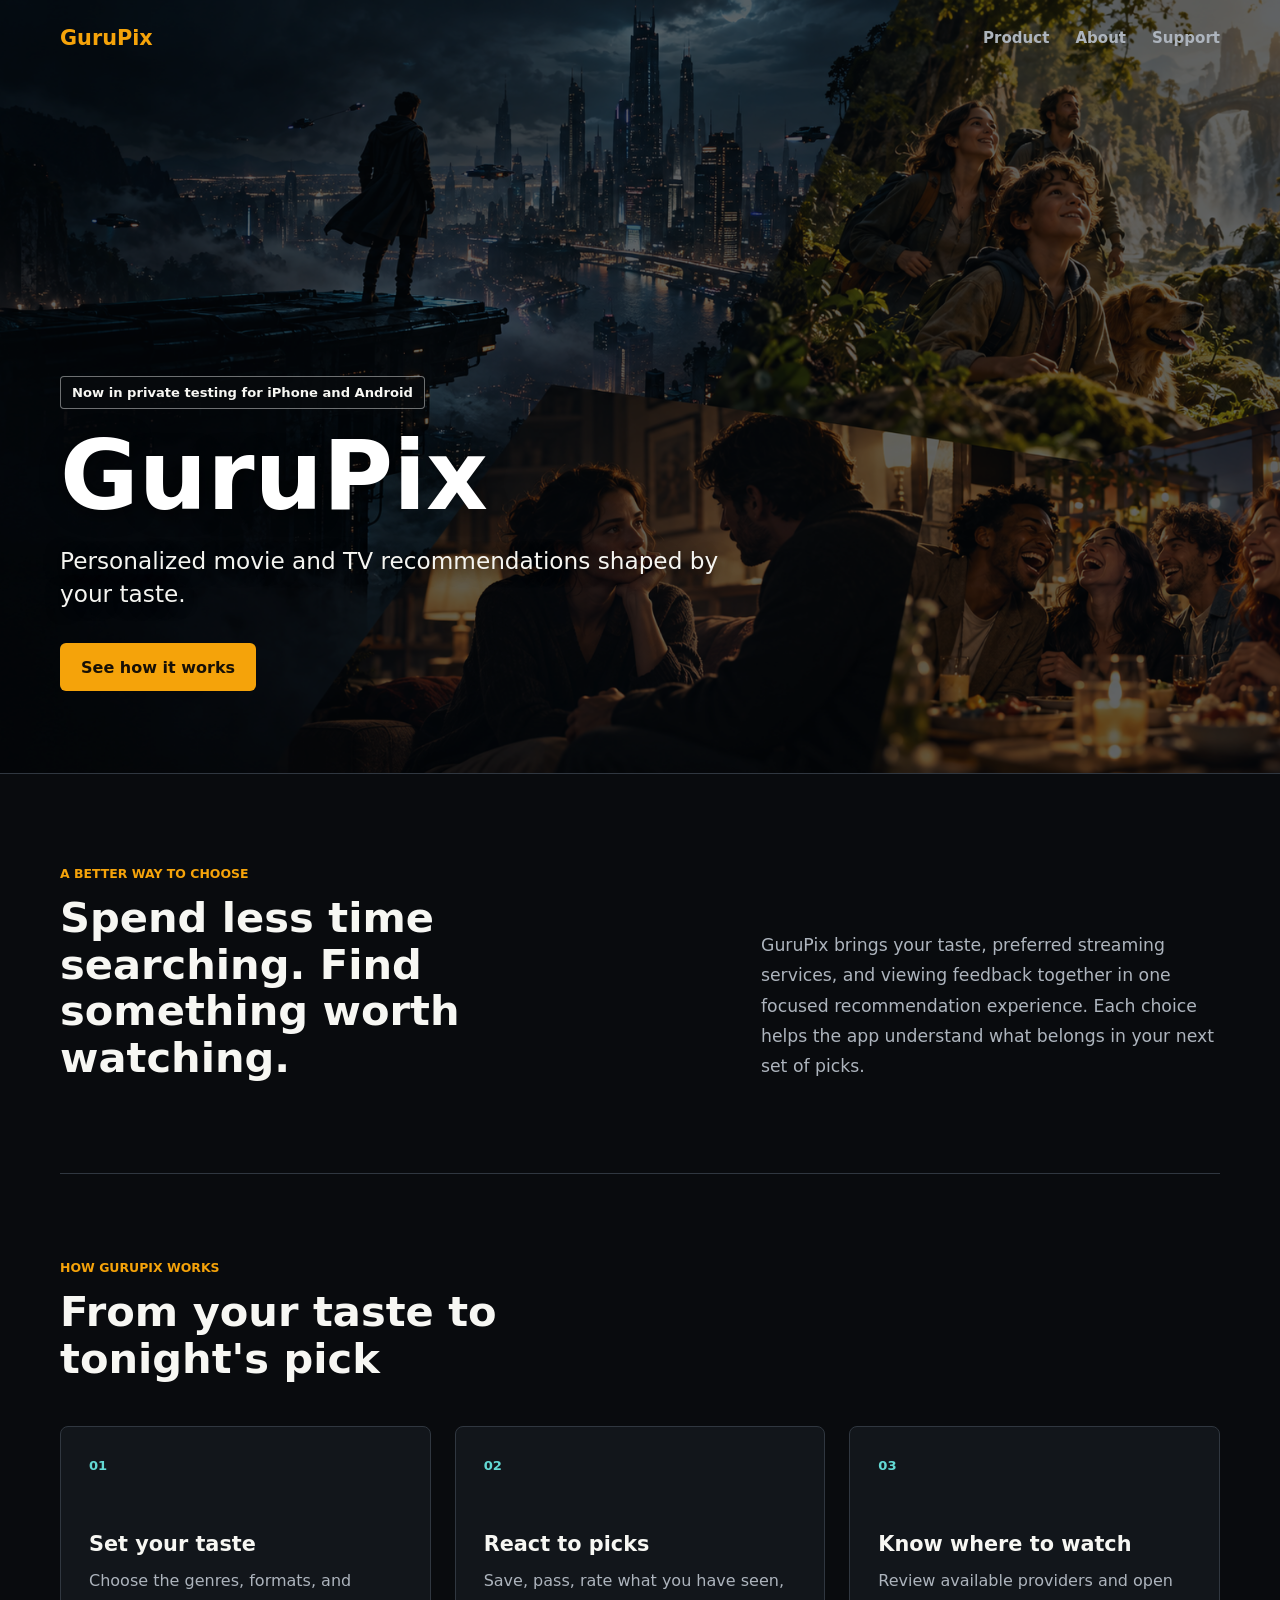
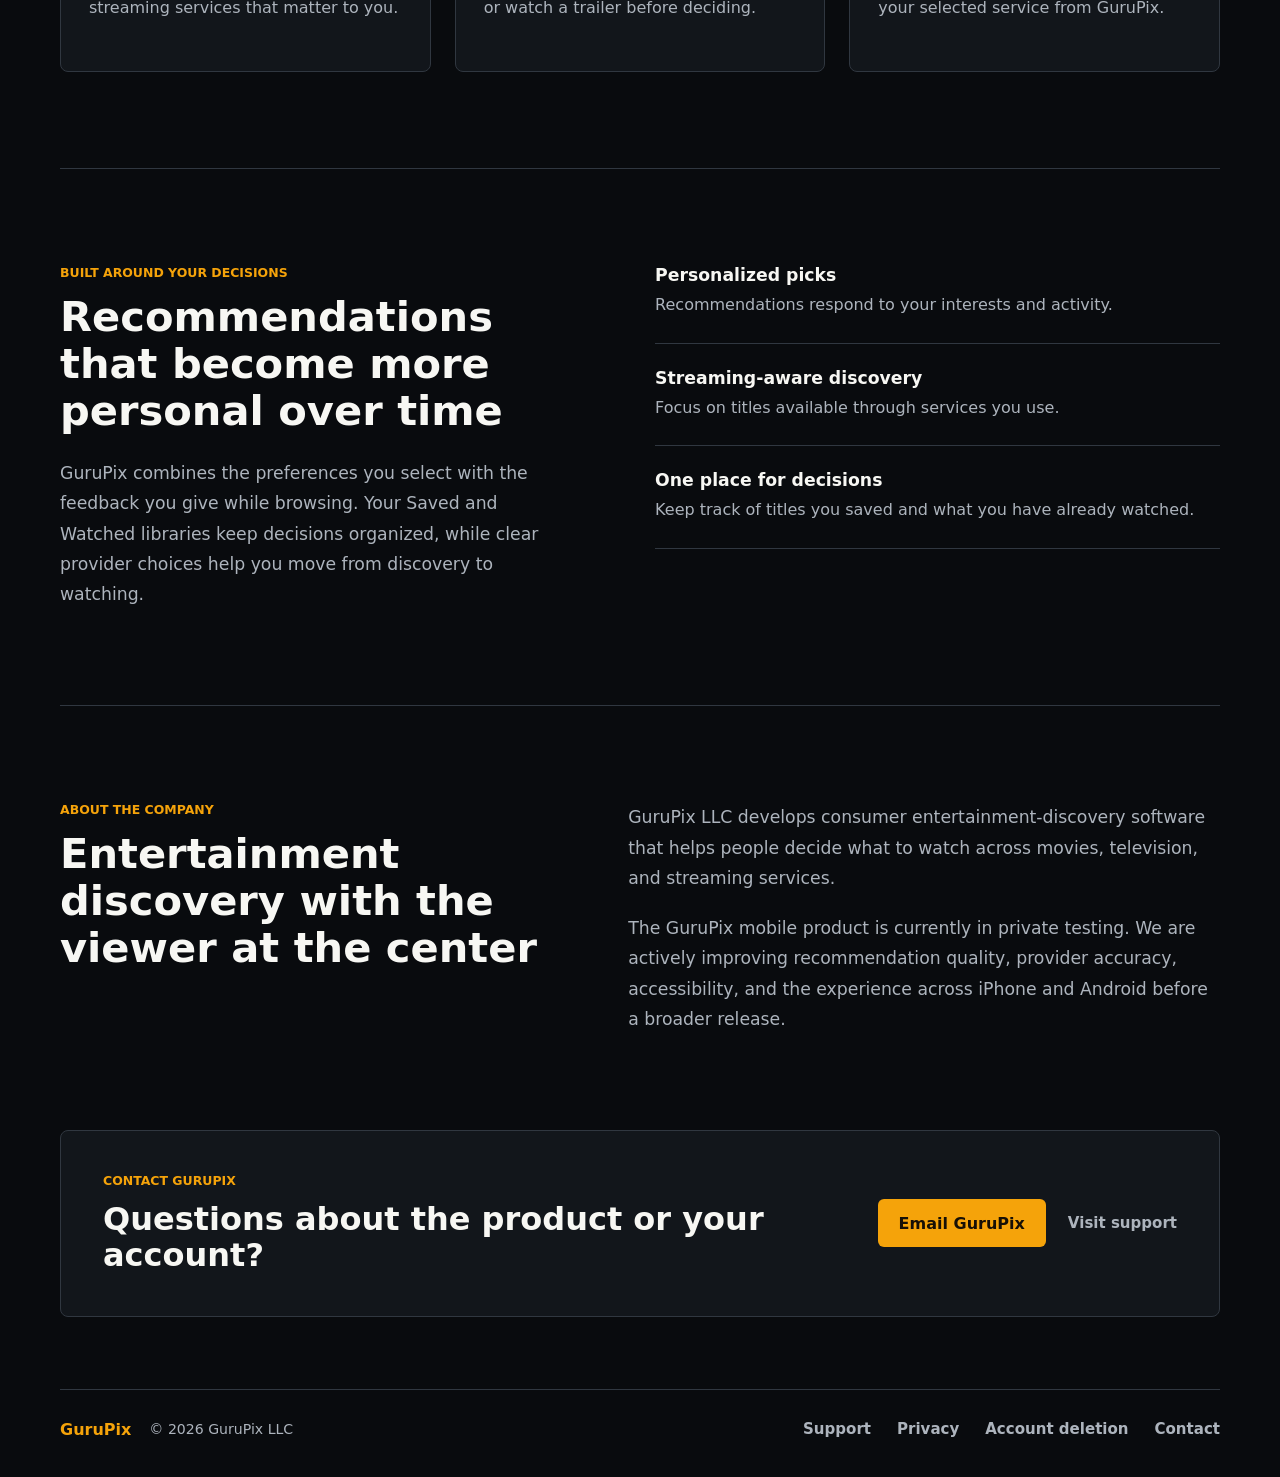
<file: index.html>
<!doctype html>
<html lang="en">
  <head>
    <meta charset="utf-8" />
    <meta name="viewport" content="width=device-width, initial-scale=1" />
    <title>GuruPix - Personalized Movie and TV Recommendations</title>
    <meta
      name="description"
      content="GuruPix helps you find movies and TV shows that match your taste and streaming services."
    />
    <link rel="canonical" href="https://gurupix.com/" />
    <meta property="og:title" content="GuruPix - Find your next watch" />
    <meta
      property="og:description"
      content="Personalized movie and TV recommendations shaped by your taste."
    />
    <meta property="og:type" content="website" />
    <meta property="og:url" content="https://gurupix.com/" />
    <meta property="og:image" content="https://gurupix.com/assets/gurupix-hero.png" />
    <link rel="stylesheet" href="./styles.css" />
    <script type="application/ld+json">
      {
        "@context": "https://schema.org",
        "@type": "Organization",
        "name": "GuruPix LLC",
        "url": "https://gurupix.com/",
        "email": "info@gurupix.com",
        "brand": { "@type": "Brand", "name": "GuruPix" }
      }
    </script>
  </head>
  <body class="home-page">
    <header class="site-header home-header">
      <a class="logo" href="#top" aria-label="GuruPix home">GuruPix</a>
      <nav aria-label="Main navigation">
        <a href="#product">Product</a>
        <a href="#about">About</a>
        <a href="./support/">Support</a>
      </nav>
    </header>

    <main>
      <section class="home-hero" id="top" aria-labelledby="page-title">
        <img
          class="hero-image"
          src="./assets/gurupix-hero.png"
          alt="Original scenes representing science fiction, family adventure, drama, and comedy"
          width="1672"
          height="941"
        />
        <div class="hero-shade" aria-hidden="true"></div>
        <div class="hero-content">
          <p class="status-label">Now in private testing for iPhone and Android</p>
          <h1 id="page-title">GuruPix</h1>
          <p class="hero-statement">
            Personalized movie and TV recommendations shaped by your taste.
          </p>
          <a class="button primary" href="#product">See how it works</a>
        </div>
      </section>

      <section class="intro-section" id="product" aria-labelledby="product-title">
        <div class="section-heading">
          <p class="eyebrow">A better way to choose</p>
          <h2 id="product-title">Spend less time searching. Find something worth watching.</h2>
        </div>
        <p class="section-copy">
          GuruPix brings your taste, preferred streaming services, and viewing
          feedback together in one focused recommendation experience. Each choice
          helps the app understand what belongs in your next set of picks.
        </p>
      </section>

      <section class="steps-section" aria-labelledby="how-title">
        <div class="section-heading compact">
          <p class="eyebrow">How GuruPix works</p>
          <h2 id="how-title">From your taste to tonight's pick</h2>
        </div>
        <ol class="steps-grid">
          <li>
            <span class="step-number">01</span>
            <h3>Set your taste</h3>
            <p>Choose the genres, formats, and streaming services that matter to you.</p>
          </li>
          <li>
            <span class="step-number">02</span>
            <h3>React to picks</h3>
            <p>Save, pass, rate what you have seen, or watch a trailer before deciding.</p>
          </li>
          <li>
            <span class="step-number">03</span>
            <h3>Know where to watch</h3>
            <p>Review available providers and open your selected service from GuruPix.</p>
          </li>
        </ol>
      </section>

      <section class="capabilities-section" aria-labelledby="capabilities-title">
        <div class="capabilities-copy">
          <p class="eyebrow">Built around your decisions</p>
          <h2 id="capabilities-title">Recommendations that become more personal over time</h2>
          <p>
            GuruPix combines the preferences you select with the feedback you give
            while browsing. Your Saved and Watched libraries keep decisions organized,
            while clear provider choices help you move from discovery to watching.
          </p>
        </div>
        <ul class="feature-list">
          <li>
            <strong>Personalized picks</strong>
            <span>Recommendations respond to your interests and activity.</span>
          </li>
          <li>
            <strong>Streaming-aware discovery</strong>
            <span>Focus on titles available through services you use.</span>
          </li>
          <li>
            <strong>One place for decisions</strong>
            <span>Keep track of titles you saved and what you have already watched.</span>
          </li>
        </ul>
      </section>

      <section class="about-section" id="about" aria-labelledby="about-title">
        <div>
          <p class="eyebrow">About the company</p>
          <h2 id="about-title">Entertainment discovery with the viewer at the center</h2>
        </div>
        <div class="about-copy">
          <p>
            GuruPix LLC develops consumer entertainment-discovery software that helps
            people decide what to watch across movies, television, and streaming services.
          </p>
          <p>
            The GuruPix mobile product is currently in private testing. We are actively
            improving recommendation quality, provider accuracy, accessibility, and the
            experience across iPhone and Android before a broader release.
          </p>
        </div>
      </section>

      <section class="contact-band" aria-labelledby="contact-title">
        <div>
          <p class="eyebrow">Contact GuruPix</p>
          <h2 id="contact-title">Questions about the product or your account?</h2>
        </div>
        <div class="contact-actions">
          <a class="button primary" href="mailto:info@gurupix.com">Email GuruPix</a>
          <a class="text-link" href="./support/">Visit support</a>
        </div>
      </section>
    </main>

    <footer class="site-footer full-footer">
      <div>
        <a class="footer-brand" href="#top">GuruPix</a>
        <span>&copy; 2026 GuruPix LLC</span>
      </div>
      <nav aria-label="Footer navigation">
        <a href="./support/">Support</a>
        <a href="./privacy/">Privacy</a>
        <a href="./account-deletion/">Account deletion</a>
        <a href="./contact.html">Contact</a>
      </nav>
    </footer>
  </body>
</html>
</file>
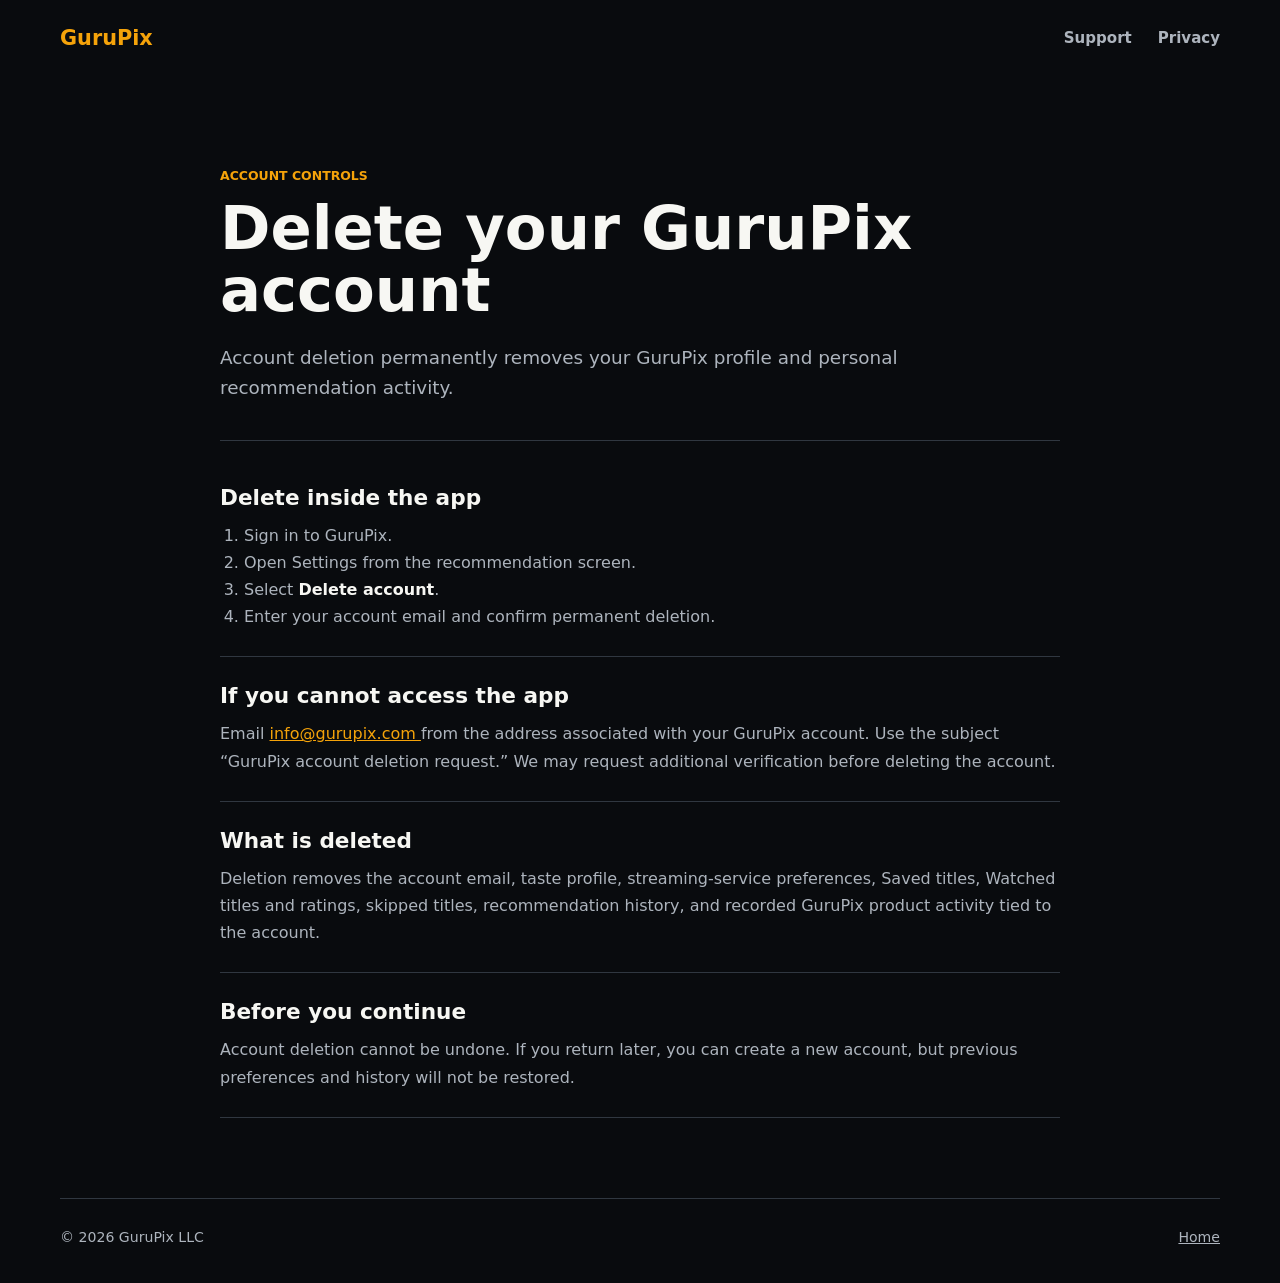
<file: account-deletion/index.html>
<!doctype html>
<html lang="en">
  <head>
    <meta charset="utf-8" />
    <meta name="viewport" content="width=device-width, initial-scale=1" />
    <title>Delete Your Account - GuruPix</title>
    <meta name="description" content="Delete a GuruPix account and associated data." />
    <link rel="stylesheet" href="../styles.css" />
  </head>
  <body>
    <div class="ambient ambient-one" aria-hidden="true"></div>
    <div class="ambient ambient-two" aria-hidden="true"></div>

    <header class="site-header">
      <a class="logo" href="../index.html">GuruPix</a>
      <nav aria-label="Main navigation">
        <a href="../support/">Support</a>
        <a href="../privacy/">Privacy</a>
      </nav>
    </header>

    <main class="document-shell">
      <header class="document-header">
        <p class="eyebrow">Account controls</p>
        <h1>Delete your GuruPix account</h1>
        <p class="lede">
          Account deletion permanently removes your GuruPix profile and personal
          recommendation activity.
        </p>
      </header>

      <div class="document-content">
        <section>
          <h2>Delete inside the app</h2>
          <ol>
            <li>Sign in to GuruPix.</li>
            <li>Open Settings from the recommendation screen.</li>
            <li>Select <strong>Delete account</strong>.</li>
            <li>Enter your account email and confirm permanent deletion.</li>
          </ol>
        </section>

        <section>
          <h2>If you cannot access the app</h2>
          <p>
            Email
            <a href="mailto:info@gurupix.com?subject=GuruPix%20account%20deletion%20request">
              info@gurupix.com
            </a>
            from the address associated with your GuruPix account. Use the subject
            “GuruPix account deletion request.” We may request additional
            verification before deleting the account.
          </p>
        </section>

        <section>
          <h2>What is deleted</h2>
          <p>
            Deletion removes the account email, taste profile, streaming-service
            preferences, Saved titles, Watched titles and ratings, skipped titles,
            recommendation history, and recorded GuruPix product activity tied to
            the account.
          </p>
        </section>

        <section>
          <h2>Before you continue</h2>
          <p>
            Account deletion cannot be undone. If you return later, you can create
            a new account, but previous preferences and history will not be restored.
          </p>
        </section>
      </div>
    </main>

    <footer class="site-footer">
      <span>&copy; 2026 GuruPix LLC</span>
      <a href="../index.html">Home</a>
    </footer>
  </body>
</html>
</file>
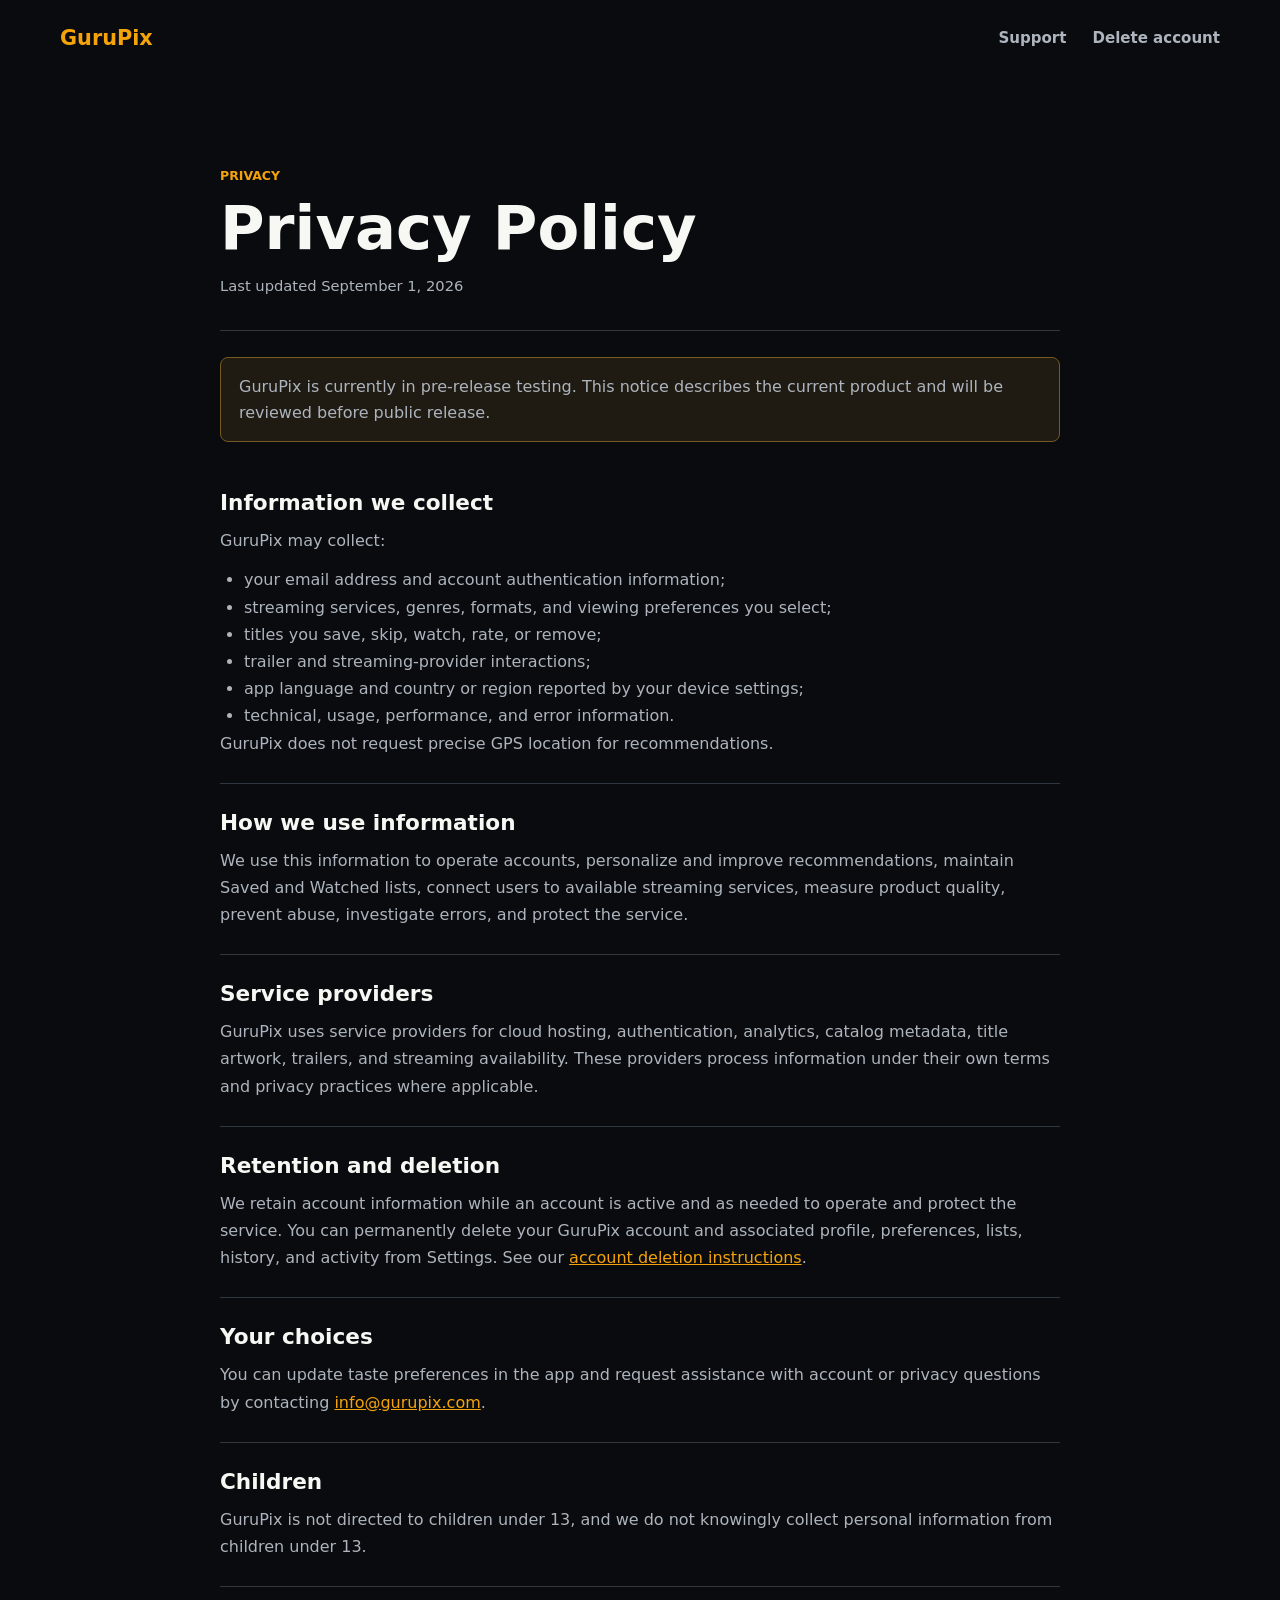
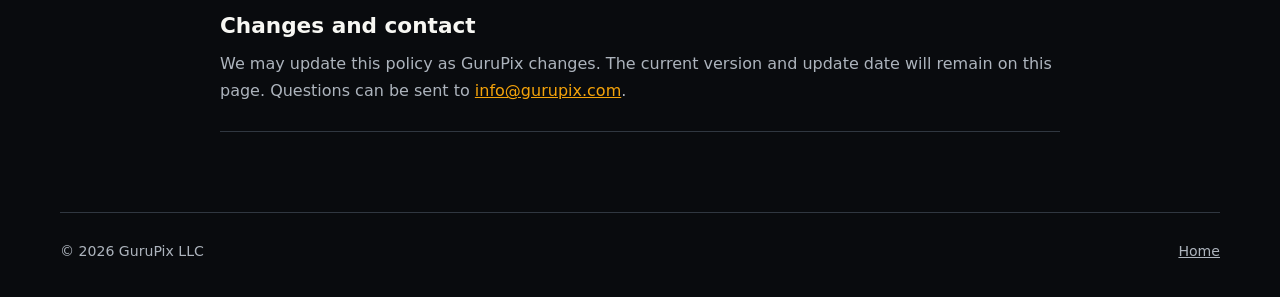
<file: privacy/index.html>
<!doctype html>
<html lang="en">
  <head>
    <meta charset="utf-8" />
    <meta name="viewport" content="width=device-width, initial-scale=1" />
    <title>Privacy Policy - GuruPix</title>
    <meta name="description" content="GuruPix privacy policy." />
    <link rel="stylesheet" href="../styles.css" />
  </head>
  <body>
    <div class="ambient ambient-one" aria-hidden="true"></div>
    <div class="ambient ambient-two" aria-hidden="true"></div>

    <header class="site-header">
      <a class="logo" href="../index.html">GuruPix</a>
      <nav aria-label="Main navigation">
        <a href="../support/">Support</a>
        <a href="../account-deletion/">Delete account</a>
      </nav>
    </header>

    <main class="document-shell">
      <header class="document-header">
        <p class="eyebrow">Privacy</p>
        <h1>Privacy Policy</h1>
        <p class="updated">Last updated September 1, 2026</p>
      </header>

      <div class="notice">
        GuruPix is currently in pre-release testing. This notice describes the
        current product and will be reviewed before public release.
      </div>

      <div class="document-content">
        <section>
          <h2>Information we collect</h2>
          <p>GuruPix may collect:</p>
          <ul>
            <li>your email address and account authentication information;</li>
            <li>streaming services, genres, formats, and viewing preferences you select;</li>
            <li>titles you save, skip, watch, rate, or remove;</li>
            <li>trailer and streaming-provider interactions;</li>
            <li>app language and country or region reported by your device settings;</li>
            <li>technical, usage, performance, and error information.</li>
          </ul>
          <p>GuruPix does not request precise GPS location for recommendations.</p>
        </section>

        <section>
          <h2>How we use information</h2>
          <p>
            We use this information to operate accounts, personalize and improve
            recommendations, maintain Saved and Watched lists, connect users to
            available streaming services, measure product quality, prevent abuse,
            investigate errors, and protect the service.
          </p>
        </section>

        <section>
          <h2>Service providers</h2>
          <p>
            GuruPix uses service providers for cloud hosting, authentication,
            analytics, catalog metadata, title artwork, trailers, and streaming
            availability. These providers process information under their own
            terms and privacy practices where applicable.
          </p>
        </section>

        <section>
          <h2>Retention and deletion</h2>
          <p>
            We retain account information while an account is active and as needed
            to operate and protect the service. You can permanently delete your
            GuruPix account and associated profile, preferences, lists, history,
            and activity from Settings. See our
            <a href="../account-deletion/">account deletion instructions</a>.
          </p>
        </section>

        <section>
          <h2>Your choices</h2>
          <p>
            You can update taste preferences in the app and request assistance
            with account or privacy questions by contacting
            <a href="mailto:info@gurupix.com">info@gurupix.com</a>.
          </p>
        </section>

        <section>
          <h2>Children</h2>
          <p>
            GuruPix is not directed to children under 13, and we do not knowingly
            collect personal information from children under 13.
          </p>
        </section>

        <section>
          <h2>Changes and contact</h2>
          <p>
            We may update this policy as GuruPix changes. The current version and
            update date will remain on this page. Questions can be sent to
            <a href="mailto:info@gurupix.com">info@gurupix.com</a>.
          </p>
        </section>
      </div>
    </main>

    <footer class="site-footer">
      <span>&copy; 2026 GuruPix LLC</span>
      <a href="../index.html">Home</a>
    </footer>
  </body>
</html>
</file>
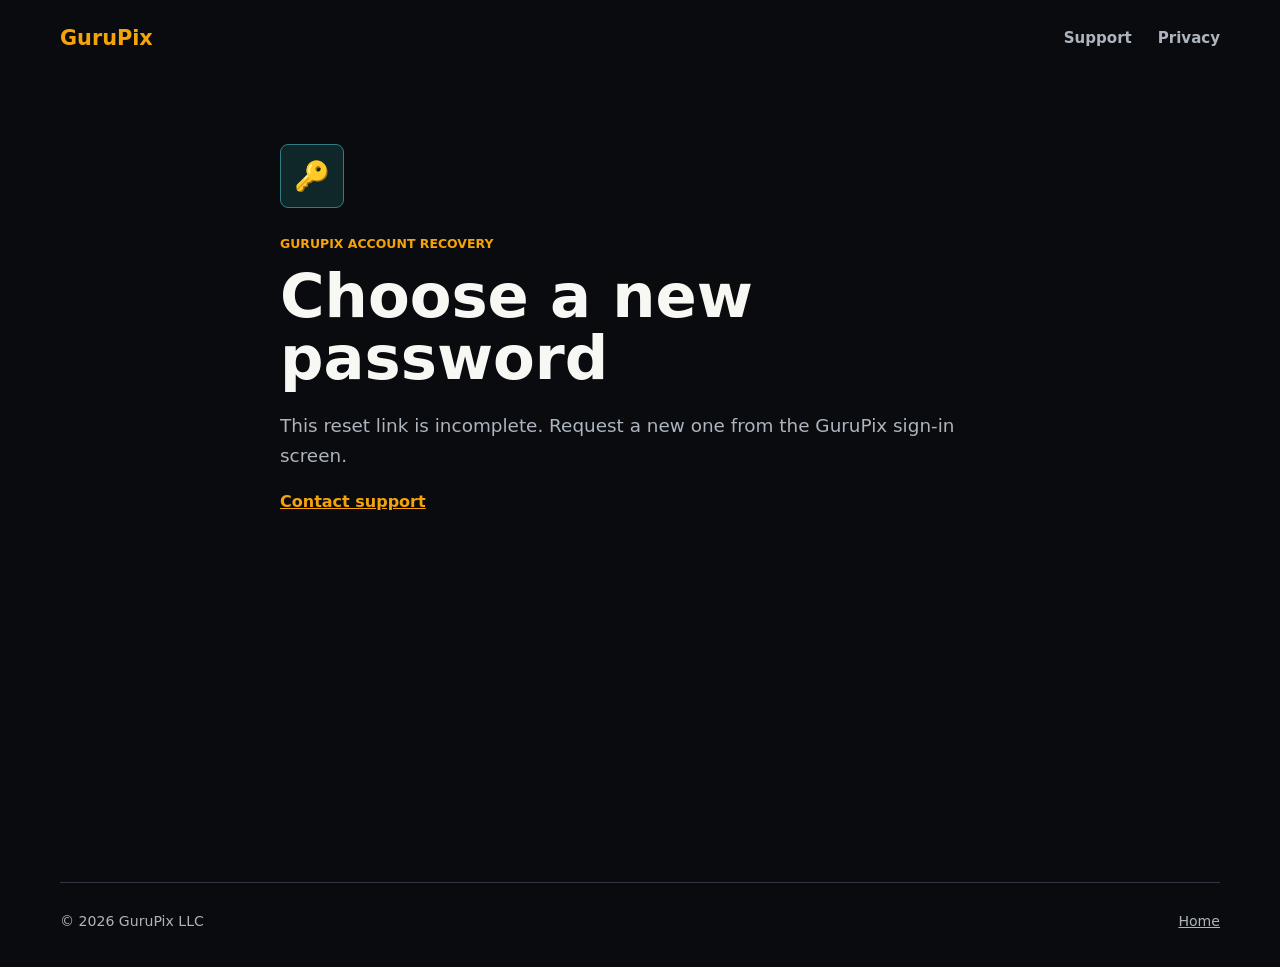
<file: reset-password/index.html>
<!doctype html>
<html lang="en">
  <head>
    <meta charset="utf-8" />
    <meta name="viewport" content="width=device-width, initial-scale=1" />
    <meta name="robots" content="noindex, nofollow" />
    <meta name="referrer" content="no-referrer" />
    <title>Reset your password - GuruPix</title>
    <meta name="description" content="Choose a new password for your GuruPix account." />
    <link rel="stylesheet" href="../styles.css" />
  </head>
  <body>
    <header class="site-header">
      <a class="logo" href="../index.html">GuruPix</a>
      <nav aria-label="Help navigation">
        <a href="../support/">Support</a>
        <a href="../privacy/">Privacy</a>
      </nav>
    </header>

    <main class="account-action-shell" data-password-reset>
      <div class="account-action-icon" aria-hidden="true">&#128273;</div>
      <p class="eyebrow">GuruPix account recovery</p>
      <h1>Choose a new password</h1>
      <p class="lede" data-reset-status>Enter a new password for your GuruPix account.</p>

      <form class="account-form" data-reset-form>
        <label for="new-password">New password</label>
        <input
          autocomplete="new-password"
          id="new-password"
          minlength="8"
          maxlength="128"
          name="new-password"
          required
          type="password"
        />
        <p class="field-hint">Use at least 8 characters.</p>

        <label for="confirm-password">Confirm new password</label>
        <input
          autocomplete="new-password"
          id="confirm-password"
          minlength="8"
          maxlength="128"
          name="confirm-password"
          required
          type="password"
        />
        <p class="form-error" data-reset-error role="alert" hidden></p>
        <button class="button primary" data-reset-submit type="submit">Update password</button>
      </form>

      <div class="account-success" data-reset-success hidden>
        <h2>Password updated</h2>
        <p>Your password has been changed. Return to GuruPix and sign in with your new password.</p>
        <a class="button primary" href="gurupix://login">Open GuruPix</a>
      </div>

      <a class="account-support-link" href="../support/">Contact support</a>
    </main>

    <footer class="site-footer">
      <span>&copy; 2026 GuruPix LLC</span>
      <a href="../index.html">Home</a>
    </footer>
    <script src="../reset-password.js"></script>
  </body>
</html>
</file>
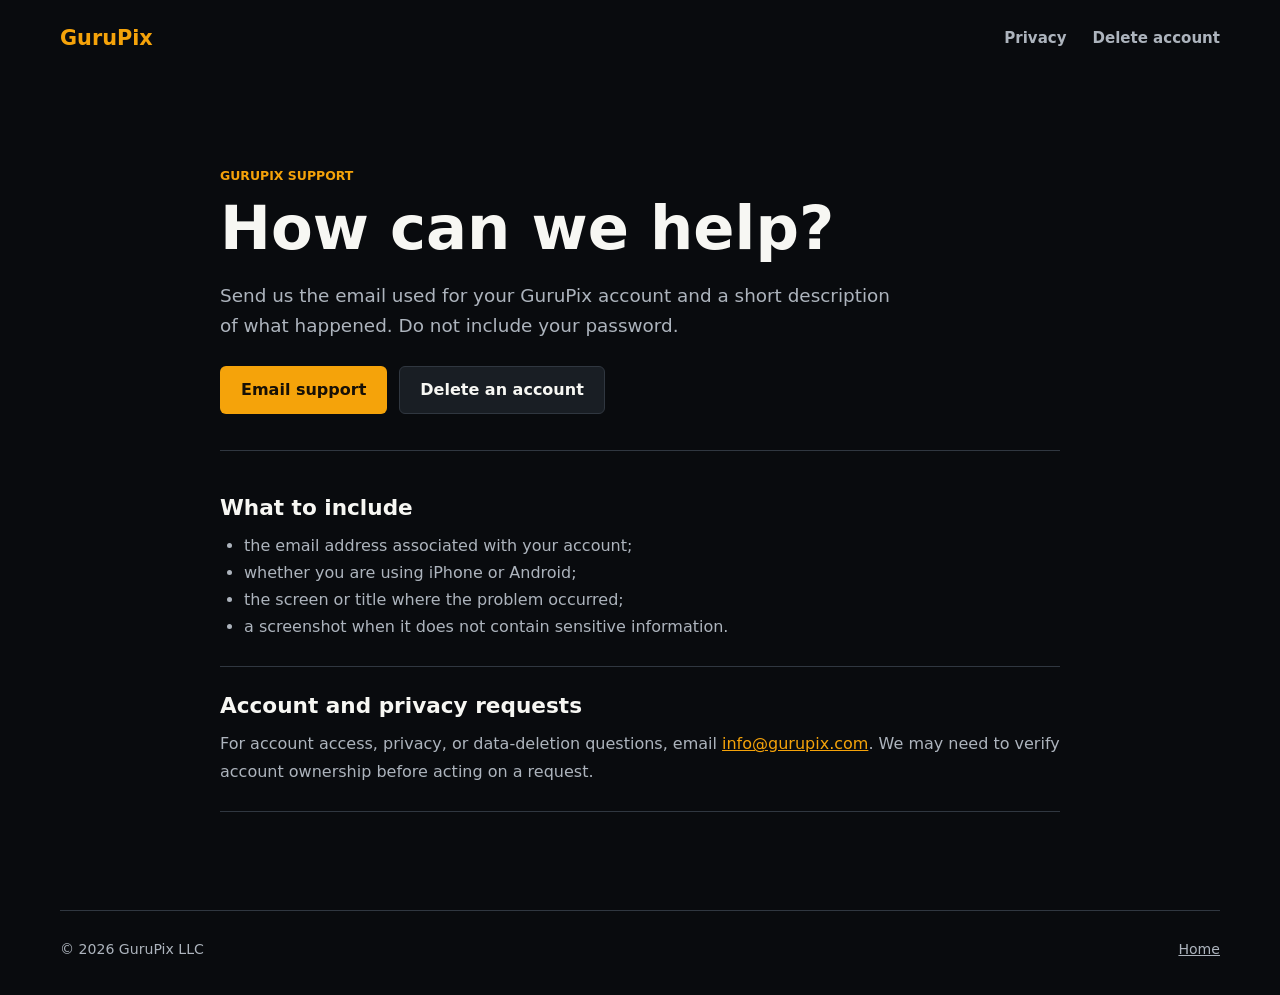
<file: support/index.html>
<!doctype html>
<html lang="en">
  <head>
    <meta charset="utf-8" />
    <meta name="viewport" content="width=device-width, initial-scale=1" />
    <title>Support - GuruPix</title>
    <meta name="description" content="Get help with GuruPix." />
    <link rel="stylesheet" href="../styles.css" />
  </head>
  <body>
    <div class="ambient ambient-one" aria-hidden="true"></div>
    <div class="ambient ambient-two" aria-hidden="true"></div>

    <header class="site-header">
      <a class="logo" href="../index.html">GuruPix</a>
      <nav aria-label="Main navigation">
        <a href="../privacy/">Privacy</a>
        <a href="../account-deletion/">Delete account</a>
      </nav>
    </header>

    <main class="document-shell">
      <header class="document-header">
        <p class="eyebrow">GuruPix support</p>
        <h1>How can we help?</h1>
        <p class="lede">
          Send us the email used for your GuruPix account and a short description
          of what happened. Do not include your password.
        </p>
        <div class="support-actions">
          <a class="button primary" href="mailto:info@gurupix.com?subject=GuruPix%20support">
            Email support
          </a>
          <a class="button secondary" href="../account-deletion/">Delete an account</a>
        </div>
      </header>

      <div class="document-content">
        <section>
          <h2>What to include</h2>
          <ul>
            <li>the email address associated with your account;</li>
            <li>whether you are using iPhone or Android;</li>
            <li>the screen or title where the problem occurred;</li>
            <li>a screenshot when it does not contain sensitive information.</li>
          </ul>
        </section>
        <section>
          <h2>Account and privacy requests</h2>
          <p>
            For account access, privacy, or data-deletion questions, email
            <a href="mailto:info@gurupix.com">info@gurupix.com</a>. We may need to
            verify account ownership before acting on a request.
          </p>
        </section>
      </div>
    </main>

    <footer class="site-footer">
      <span>&copy; 2026 GuruPix LLC</span>
      <a href="../index.html">Home</a>
    </footer>
  </body>
</html>
</file>
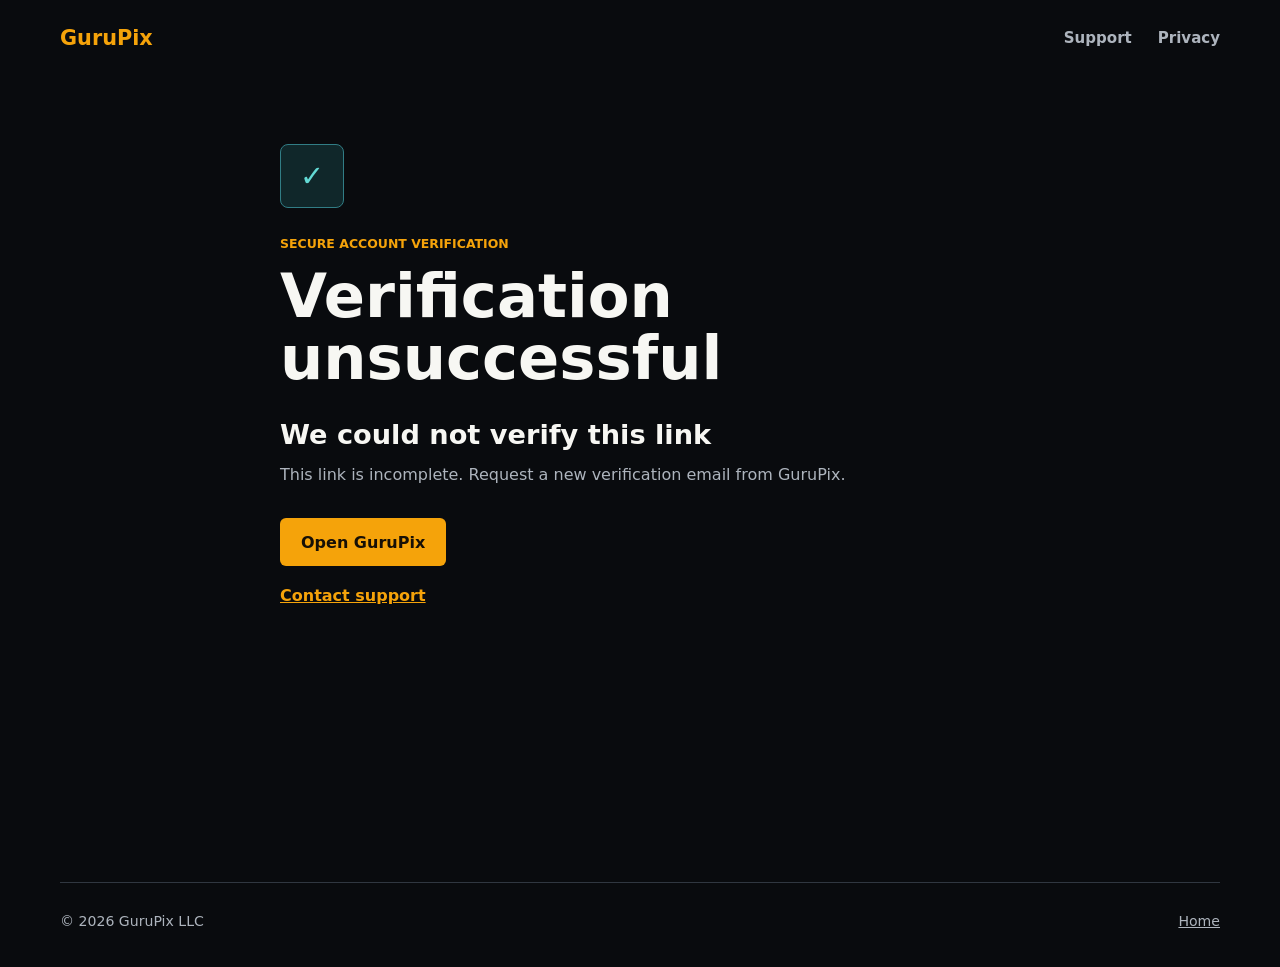
<file: verify-email/index.html>
<!doctype html>
<html lang="en">
  <head>
    <meta charset="utf-8" />
    <meta name="viewport" content="width=device-width, initial-scale=1" />
    <meta name="robots" content="noindex, nofollow" />
    <meta name="referrer" content="no-referrer" />
    <title>Verify your email - GuruPix</title>
    <meta name="description" content="Verify your GuruPix email address." />
    <link rel="stylesheet" href="../styles.css" />
  </head>
  <body>
    <header class="site-header">
      <a class="logo" href="../index.html">GuruPix</a>
      <nav aria-label="Help navigation">
        <a href="../support/">Support</a>
        <a href="../privacy/">Privacy</a>
      </nav>
    </header>

    <main class="account-action-shell" data-email-verification>
      <div class="account-action-icon" aria-hidden="true">&#10003;</div>
      <p class="eyebrow">Secure account verification</p>
      <h1 data-verification-title>Verifying your email</h1>
      <p class="lede" data-verification-status>Please wait while we confirm your secure link.</p>

      <div class="account-success" data-verification-success hidden>
        <h2>Email verified</h2>
        <p>Your email address is confirmed. Return to GuruPix to continue finding your next pick.</p>
        <a class="button primary" href="gurupix://">Open GuruPix</a>
      </div>

      <div class="account-success" data-verification-error hidden>
        <h2>We could not verify this link</h2>
        <p data-verification-error-message>
          Request a new verification email from GuruPix and try again.
        </p>
        <a class="button primary" href="gurupix://verify-email">Open GuruPix</a>
      </div>
      <a class="account-support-link" href="../support/">Contact support</a>
    </main>

    <footer class="site-footer">
      <span>&copy; 2026 GuruPix LLC</span>
      <a href="../index.html">Home</a>
    </footer>
    <script src="../verify-email.js"></script>
  </body>
</html>
</file>
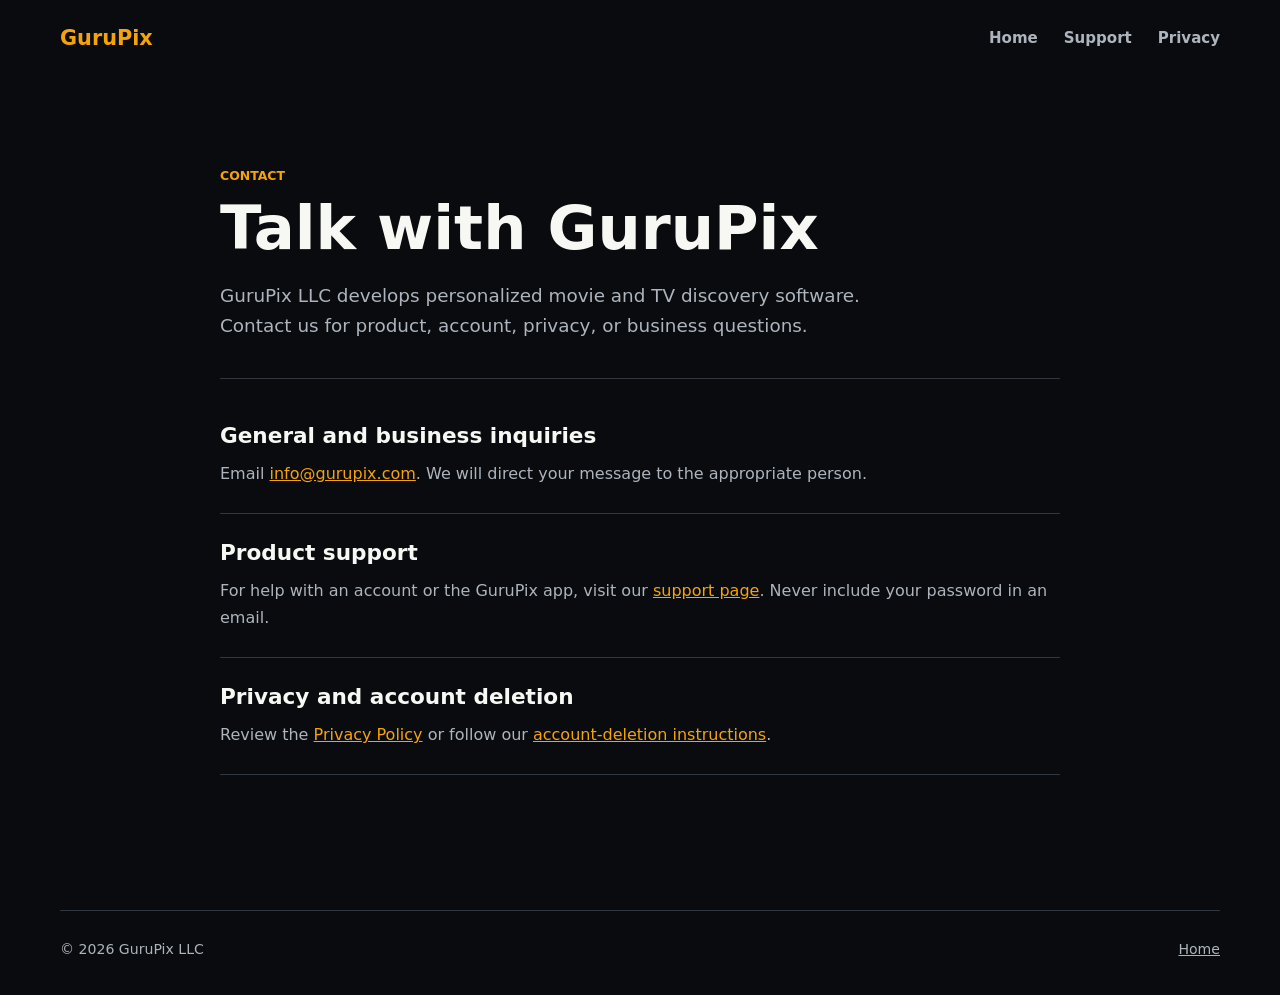
<file: contact.html>
<!doctype html>
<html lang="en">
  <head>
    <meta charset="utf-8" />
    <meta name="viewport" content="width=device-width, initial-scale=1" />
    <title>Contact GuruPix</title>
    <meta name="description" content="Contact GuruPix LLC about the product, support, privacy, or business inquiries." />
    <link rel="canonical" href="https://gurupix.com/contact.html" />
    <link rel="stylesheet" href="./styles.css" />
  </head>
  <body>
    <header class="site-header">
      <a class="logo" href="./index.html">GuruPix</a>
      <nav aria-label="Main navigation">
        <a href="./index.html">Home</a>
        <a href="./support/">Support</a>
        <a href="./privacy/">Privacy</a>
      </nav>
    </header>

    <main class="document-shell contact-page">
      <header class="document-header">
        <p class="eyebrow">Contact</p>
        <h1>Talk with GuruPix</h1>
        <p class="lede">
          GuruPix LLC develops personalized movie and TV discovery software.
          Contact us for product, account, privacy, or business questions.
        </p>
      </header>

      <div class="document-content">
        <section>
          <h2>General and business inquiries</h2>
          <p>
            Email <a href="mailto:info@gurupix.com">info@gurupix.com</a>. We will
            direct your message to the appropriate person.
          </p>
        </section>
        <section>
          <h2>Product support</h2>
          <p>
            For help with an account or the GuruPix app, visit our
            <a href="./support/">support page</a>. Never include your password in an email.
          </p>
        </section>
        <section>
          <h2>Privacy and account deletion</h2>
          <p>
            Review the <a href="./privacy/">Privacy Policy</a> or follow our
            <a href="./account-deletion/">account-deletion instructions</a>.
          </p>
        </section>
      </div>
    </main>

    <footer class="site-footer">
      <span>&copy; 2026 GuruPix LLC</span>
      <a href="./index.html">Home</a>
    </footer>
  </body>
</html>
</file>
<file: styles.css>
:root {
  color-scheme: dark;
  --bg: #090b0e;
  --surface: #12161b;
  --surface-raised: #191e24;
  --line: #303740;
  --text: #f7f7f3;
  --muted: #adb4bd;
  --accent: #f5a30a;
  --accent-hover: #ffb52b;
  --cyan: #63d9d4;
  --content: 1160px;
}

* { box-sizing: border-box; }
[hidden] { display: none !important; }
html { scroll-behavior: smooth; }
body {
  min-height: 100vh;
  margin: 0;
  color: var(--text);
  background: var(--bg);
  font-family: Inter, ui-sans-serif, system-ui, -apple-system, BlinkMacSystemFont, "Segoe UI", sans-serif;
  letter-spacing: 0;
}
a { color: inherit; }
img { display: block; max-width: 100%; }
.ambient, .orbital { display: none; }

.site-header {
  position: relative;
  z-index: 10;
  display: flex;
  align-items: center;
  justify-content: space-between;
  width: min(var(--content), calc(100% - 48px));
  min-height: 76px;
  margin: 0 auto;
}
.home-header { position: absolute; right: 0; left: 0; }
.logo, .footer-brand {
  color: var(--accent);
  text-decoration: none;
  font-size: 1.3rem;
  font-weight: 850;
}
.site-header nav, .site-footer nav {
  display: flex;
  align-items: center;
  gap: 26px;
}
.site-header nav a, .site-footer nav a, .text-link {
  color: var(--muted);
  text-decoration: none;
  font-size: 0.94rem;
  font-weight: 700;
}
.site-header nav a:hover, .site-header nav a:focus-visible,
.site-footer nav a:hover, .site-footer nav a:focus-visible,
.text-link:hover, .text-link:focus-visible { color: var(--text); }

.home-hero {
  position: relative;
  display: flex;
  min-height: min(780px, 86vh);
  align-items: flex-end;
  overflow: hidden;
  border-bottom: 1px solid var(--line);
}
.hero-image, .hero-shade {
  position: absolute;
  inset: 0;
  width: 100%;
  height: 100%;
}
.hero-image { object-fit: cover; object-position: center; }
.hero-shade { background: rgba(4, 7, 10, 0.62); }
.hero-content {
  position: relative;
  z-index: 1;
  width: min(var(--content), calc(100% - 48px));
  margin: 0 auto;
  padding: 160px 0 82px;
}
.status-label {
  display: inline-block;
  margin: 0 0 22px;
  padding: 8px 11px;
  border: 1px solid rgba(255, 255, 255, 0.42);
  border-radius: 4px;
  color: var(--text);
  background: rgba(9, 11, 14, 0.74);
  font-size: 0.82rem;
  font-weight: 750;
}
h1, h2, h3, p { letter-spacing: 0; }
.home-hero h1 {
  margin: 0;
  color: #fff;
  font-size: 6rem;
  line-height: 0.94;
  text-shadow: 0 2px 22px rgba(0, 0, 0, 0.62);
}
.hero-statement {
  max-width: 680px;
  margin: 22px 0 32px;
  color: #f5f5f1;
  font-size: 1.45rem;
  line-height: 1.45;
  text-shadow: 0 2px 16px rgba(0, 0, 0, 0.72);
}
.button {
  display: inline-flex;
  min-height: 48px;
  align-items: center;
  justify-content: center;
  padding: 0 20px;
  border: 1px solid transparent;
  border-radius: 6px;
  text-decoration: none;
  font-weight: 800;
  transition: background-color 160ms ease, border-color 160ms ease, color 160ms ease;
}
.button.primary { color: #171006; background: var(--accent); }
.button.primary:hover, .button.primary:focus-visible { background: var(--accent-hover); }
.button.secondary { border-color: var(--line); color: var(--text); background: var(--surface-raised); }
.button.secondary:hover, .button.secondary:focus-visible { border-color: var(--muted); }

.intro-section, .steps-section, .capabilities-section, .about-section, .contact-band {
  width: min(var(--content), calc(100% - 48px));
  margin: 0 auto;
}
.intro-section {
  display: grid;
  grid-template-columns: minmax(0, 1.15fr) minmax(300px, 0.85fr);
  gap: 80px;
  padding: 92px 0;
  align-items: end;
}
.section-heading h2, .capabilities-copy h2, .about-section h2, .contact-band h2 {
  margin: 0;
  font-size: 2.6rem;
  line-height: 1.12;
}
.section-heading.compact h2 { max-width: 650px; }
.eyebrow {
  margin: 0 0 14px;
  color: var(--accent);
  font-size: 0.78rem;
  font-weight: 850;
  text-transform: uppercase;
}
.section-copy, .capabilities-copy > p:last-child, .about-copy p {
  margin: 0;
  color: var(--muted);
  font-size: 1.08rem;
  line-height: 1.75;
}
.steps-section { padding: 86px 0 96px; border-top: 1px solid var(--line); }
.steps-grid {
  display: grid;
  grid-template-columns: repeat(3, minmax(0, 1fr));
  gap: 24px;
  margin: 44px 0 0;
  padding: 0;
  list-style: none;
}
.steps-grid li {
  min-height: 246px;
  padding: 28px;
  border: 1px solid var(--line);
  border-radius: 8px;
  background: var(--surface);
}
.step-number { color: var(--cyan); font-size: 0.82rem; font-weight: 850; }
.steps-grid h3 { margin: 58px 0 12px; font-size: 1.3rem; }
.steps-grid p, .feature-list span { margin: 0; color: var(--muted); line-height: 1.65; }
.capabilities-section {
  display: grid;
  grid-template-columns: minmax(0, 0.95fr) minmax(360px, 1.05fr);
  gap: 84px;
  padding: 96px 0;
  border-top: 1px solid var(--line);
}
.capabilities-copy > p:last-child { margin-top: 24px; }
.feature-list { margin: 0; padding: 0; list-style: none; }
.feature-list li {
  display: grid;
  gap: 7px;
  padding: 24px 0;
  border-bottom: 1px solid var(--line);
}
.feature-list li:first-child { padding-top: 0; }
.feature-list strong { font-size: 1.08rem; }
.about-section {
  display: grid;
  grid-template-columns: minmax(0, 0.9fr) minmax(360px, 1.1fr);
  gap: 84px;
  padding: 96px 0;
  border-top: 1px solid var(--line);
}
.about-copy { display: grid; gap: 20px; }
.contact-band {
  display: flex;
  align-items: center;
  justify-content: space-between;
  gap: 48px;
  margin-bottom: 72px;
  padding: 42px;
  border: 1px solid var(--line);
  border-radius: 8px;
  background: var(--surface);
}
.contact-band h2 { max-width: 680px; font-size: 2rem; }
.contact-actions { display: flex; align-items: center; gap: 22px; flex: 0 0 auto; }

.document-shell {
  width: min(840px, calc(100% - 48px));
  min-height: calc(100vh - 190px);
  margin: 44px auto 80px;
}
.document-header { padding: 48px 0 36px; border-bottom: 1px solid var(--line); }
.document-header h1, .account-action-shell h1 {
  max-width: 760px;
  margin: 0;
  font-size: 3.8rem;
  line-height: 1.02;
  letter-spacing: 0;
}
.lede {
  max-width: 690px;
  margin: 22px 0 0;
  color: var(--muted);
  font-size: 1.15rem;
  line-height: 1.65;
}
.updated { margin: 18px 0 0; color: var(--muted); font-size: 0.92rem; }
.document-content { padding-top: 18px; }
.document-content section { padding: 26px 0; border-bottom: 1px solid var(--line); }
.document-content h2 { margin: 0 0 12px; font-size: 1.35rem; }
.document-content p, .document-content li {
  color: var(--muted);
  font-size: 1rem;
  line-height: 1.7;
}
.document-content p { margin: 0; }
.document-content p + p { margin-top: 12px; }
.document-content ul, .document-content ol { margin: 12px 0 0; padding-left: 24px; }
.document-content strong { color: var(--text); }
.document-content a, .account-support-link { color: var(--accent); }
.notice {
  margin: 26px 0 4px;
  padding: 16px 18px;
  border: 1px solid #765a20;
  border-radius: 8px;
  color: var(--muted);
  background: #1f1b13;
  line-height: 1.6;
}
.support-actions { display: flex; flex-wrap: wrap; gap: 12px; margin-top: 24px; }
.account-action-shell {
  width: min(720px, calc(100% - 48px));
  min-height: calc(100vh - 210px);
  margin: 44px auto 72px;
  padding: 24px 0;
}
.account-action-shell .button { margin-top: 30px; }
.account-form {
  display: grid;
  width: min(520px, 100%);
  gap: 10px;
  margin-top: 30px;
}
.account-form label { margin-top: 10px; font-size: 0.94rem; font-weight: 800; }
.account-form input {
  width: 100%;
  min-height: 50px;
  padding: 0 14px;
  border: 1px solid var(--line);
  border-radius: 6px;
  color: var(--text);
  background: var(--surface-raised);
  font: inherit;
}
.account-form input:focus { border-color: var(--accent); outline: 2px solid rgba(245, 163, 10, 0.2); }
.account-form .button { width: fit-content; margin-top: 14px; font: inherit; cursor: pointer; }
.account-form .button:disabled { cursor: wait; opacity: 0.65; }
.field-hint, .form-error { margin: 0; font-size: 0.88rem; line-height: 1.45; }
.field-hint { color: var(--muted); }
.form-error { color: #fca5a5; }
.account-success { max-width: 620px; margin-top: 30px; }
.account-success h2 { margin: 0 0 12px; font-size: 1.7rem; }
.account-success p { margin: 0; color: var(--muted); font-size: 1rem; line-height: 1.65; }
.account-action-icon {
  display: grid;
  width: 64px;
  height: 64px;
  margin-bottom: 28px;
  border: 1px solid #317d85;
  border-radius: 8px;
  place-items: center;
  color: var(--cyan);
  background: #10272a;
  font-size: 1.8rem;
  font-weight: 900;
}
.account-action-help {
  max-width: 620px;
  margin: 30px 0 0;
  color: var(--muted);
  font-size: 0.98rem;
  line-height: 1.65;
}
.account-support-link { display: inline-block; margin-top: 20px; font-weight: 750; }
.site-footer {
  display: flex;
  align-items: center;
  justify-content: space-between;
  width: min(var(--content), calc(100% - 48px));
  margin: 0 auto;
  padding: 30px 0 38px;
  border-top: 1px solid var(--line);
  color: var(--muted);
  font-size: 0.88rem;
}
.site-footer > div { display: flex; align-items: center; gap: 18px; }
.site-footer > a { color: var(--muted); }
.footer-brand { font-size: 1rem; }

@media (max-width: 800px) {
  .home-hero h1 { font-size: 4.5rem; }
  .intro-section, .capabilities-section, .about-section { grid-template-columns: 1fr; gap: 30px; }
  .steps-grid { grid-template-columns: 1fr; }
  .steps-grid li { min-height: auto; }
  .steps-grid h3 { margin-top: 30px; }
  .contact-band { align-items: flex-start; flex-direction: column; }
  .site-footer, .site-footer > div { align-items: flex-start; flex-direction: column; }
}

@media (max-width: 560px) {
  .site-header, .hero-content, .intro-section, .steps-section, .capabilities-section,
  .about-section, .contact-band, .site-footer, .document-shell, .account-action-shell {
    width: min(100% - 32px, var(--content));
  }
  .site-header { min-height: 68px; }
  .site-header nav { gap: 13px; }
  .site-header nav a { font-size: 0.82rem; }
  .home-header nav a:nth-child(2) { display: none; }
  .home-hero { min-height: 660px; }
  .hero-image { object-position: 55% center; }
  .hero-content { padding-bottom: 54px; }
  .home-hero h1 { font-size: 3.75rem; }
  .hero-statement { font-size: 1.18rem; }
  .intro-section, .steps-section, .capabilities-section, .about-section { padding: 68px 0; }
  .section-heading h2, .capabilities-copy h2, .about-section h2 { font-size: 2rem; }
  .contact-band { margin-bottom: 48px; padding: 28px 22px; }
  .contact-band h2 { font-size: 1.65rem; }
  .contact-actions { align-items: flex-start; flex-direction: column; }
  .document-header { padding-top: 24px; }
  .document-header h1, .account-action-shell h1 { font-size: 2.7rem; }
  .site-footer nav { align-items: flex-start; flex-wrap: wrap; gap: 12px 18px; }
}

@media (prefers-reduced-motion: reduce) {
  html { scroll-behavior: auto; }
  *, *::before, *::after { transition-duration: 1ms !important; }
}
</file>
